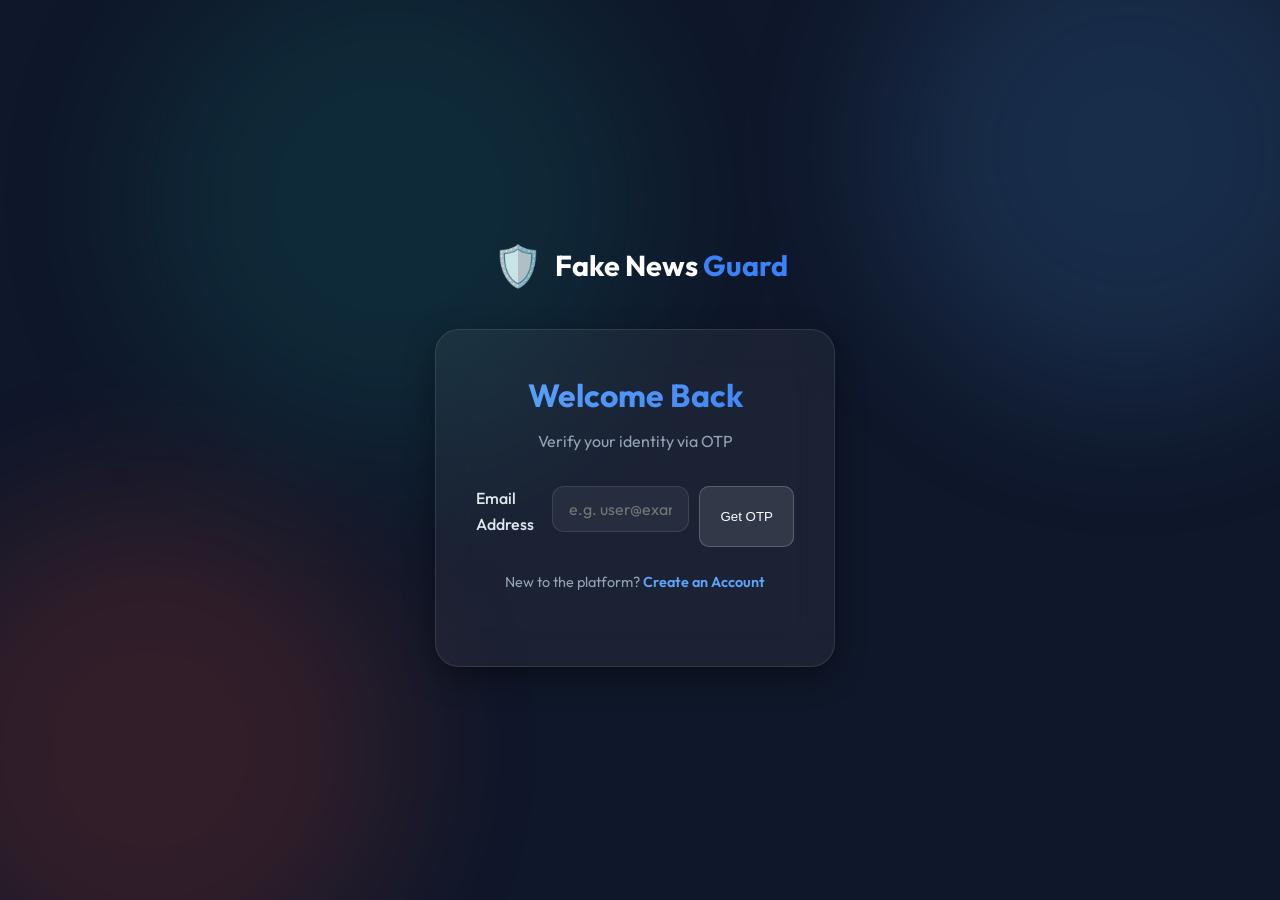
<file: python app/static/login.html>
<!DOCTYPE html>
<html lang="en">
<head>
    <meta charset="UTF-8">
    <meta name="viewport" content="width=device-width, initial-scale=1.0">
    <title>Login | Fake News Guard</title>
    <link rel="stylesheet" href="style.css">
    <link href="https://fonts.googleapis.com/css2?family=Montserrat:wght@400;700&family=Outfit:wght@300;400;600&display=swap" rel="stylesheet">
    <style>
        body {
            display: flex;
            justify-content: center;
            align-items: center;
            min-height: 100vh;
            margin: 0;
            overflow: hidden;
            background: #0f172a;
        }

        .login-container {
            width: 100%;
            max-width: 450px;
            padding: 20px;
            z-index: 10;
        }

        .auth-card {
            padding: 40px;
            text-align: center;
            animation: slideUp 0.6s cubic-bezier(0.23, 1, 0.32, 1);
        }

        @keyframes slideUp {
            from { opacity: 0; transform: translateY(30px); }
            to { opacity: 1; transform: translateY(0); }
        }

        .auth-card h2 {
            font-size: 2rem;
            margin-bottom: 0.5rem;
            background: linear-gradient(135deg, #60a5fa, #3b82f6);
            -webkit-background-clip: text;
            background-clip: text;
            -webkit-text-fill-color: transparent;
        }

        .auth-card p {
            color: #94a3b8;
            margin-bottom: 2rem;
        }

        .input-group {
            margin-bottom: 1.5rem;
            text-align: left;
        }

        .input-group label {
            display: block;
            margin-bottom: 0.5rem;
            font-weight: 500;
            color: #e2e8f0;
        }

        .auth-card input {
            width: 100%;
            padding: 12px 16px;
            background: rgba(255, 255, 255, 0.05);
            border: 1px solid rgba(255, 255, 255, 0.1);
            border-radius: 12px;
            color: white;
            font-family: 'Outfit', sans-serif;
            font-size: 1rem;
            transition: all 0.3s ease;
        }

        .auth-card input:focus {
            outline: none;
            border-color: #3b82f6;
            background: rgba(255, 255, 255, 0.1);
            box-shadow: 0 0 0 4px rgba(59, 130, 246, 0.1);
        }

        .primary-btn {
            width: 100%;
            padding: 14px;
            background: linear-gradient(135deg, #3b82f6, #2563eb);
            color: white;
            border: none;
            border-radius: 12px;
            font-weight: 600;
            cursor: pointer;
            transition: all 0.3s ease;
            margin-top: 1rem;
        }

        .primary-btn:hover {
            transform: translateY(-2px);
            box-shadow: 0 10px 20px rgba(37, 99, 235, 0.3);
        }

        .secondary-btn {
            background: rgba(255, 255, 255, 0.1);
            border: 1px solid rgba(255, 255, 255, 0.2);
            color: white;
            padding: 10px 20px;
            border-radius: 10px;
            cursor: pointer;
            transition: all 0.2s;
        }

        .secondary-btn:hover {
            background: rgba(255, 255, 255, 0.2);
        }

        .toggle-text {
            margin-top: 1.5rem;
            font-size: 0.9rem;
        }

        .toggle-text a {
            color: #60a5fa;
            text-decoration: none;
            font-weight: 600;
        }

        .toggle-text a:hover {
            text-decoration: underline;
        }

        .logo-section {
            display: flex;
            align-items: center;
            justify-content: center;
            gap: 12px;
            margin-bottom: 2rem;
        }

        .logo-shield {
            font-size: 2.5rem;
        }

        .logo-section h1 {
            font-size: 1.8rem;
            font-weight: 700;
            color: white;
        }

        .logo-section h1 span {
            color: #3b82f6;
        }

        .hidden {
            display: none;
        }

        .message {
            padding: 10px;
            border-radius: 8px;
            margin-bottom: 1rem;
            font-size: 0.85rem;
        }

        .error {
            background: rgba(239, 68, 68, 0.2);
            color: #f87171;
            border: 1px solid rgba(239, 68, 68, 0.3);
        }

        .success {
            background: rgba(34, 197, 94, 0.2);
            color: #4ade80;
            border: 1px solid rgba(34, 197, 94, 0.3);
        }
    </style>
</head>
<body>
    <div class="background-blobs">
        <div class="blob blob-1"></div>
        <div class="blob blob-2"></div>
        <div class="blob blob-3"></div>
    </div>

    <div class="login-container">
        <div class="logo-section">
            <span class="logo-shield">🛡️</span>
            <h1>Fake News <span>Guard</span></h1>
        </div>

        <div class="glass-card auth-card">
            <div id="statusMsg" class="message hidden"></div>

            <!-- Login Form -->
            <div id="loginForm">
                <h2>Welcome Back</h2>
                <p>Verify your identity via OTP</p>
                
                <div class="input-group">
                    <label>Email Address</label>
                    <div style="display: flex; gap: 10px;">
                        <input type="email" id="loginEmail" placeholder="e.g. user@example.com">
                        <button id="getOtpBtn" class="secondary-btn" style="white-space: nowrap;">Get OTP</button>
                    </div>
                </div>

                <div id="otpSection" class="hidden">
                    <div class="input-group">
                        <label>Enter 6-Digit OTP</label>
                        <input type="text" id="loginOtp" placeholder="000000" maxlength="6">
                    </div>
                    <div id="timerDisplay" style="color: #94a3b8; font-size: 0.9rem; margin-bottom: 1rem;">OTP expires in: <span id="timerCount">05:00</span></div>
                    <button id="verifyOtpBtn" class="primary-btn">Verify & Sign In</button>
                </div>

                <p class="toggle-text">New to the platform? <a href="#" id="toSignup">Create an Account</a></p>
            </div>

            <!-- Signup Form -->
            <div id="signupForm" class="hidden">
                <h2>Create Account</h2>
                <p>Join the fight against misinformation</p>
                
                <div class="input-group">
                    <label>Full Name</label>
                    <input type="text" id="signupName" placeholder="Your Name">
                </div>

                <div class="input-group">
                    <label>Email Address</label>
                    <input type="email" id="signupEmail" placeholder="Your Email Address">
                </div>

                <button id="signupBtn" class="primary-btn">Create Account</button>
                
                <p class="toggle-text">Already have an account? <a href="#" id="toLogin">Sign In</a></p>
            </div>
        </div>
    </div>

    <script src="login.js?v=2"></script>
</body>
</html>
</file>
<file: python app/static/style.css>
:root {
  --primary: #4facfe;
  --primary-alt: #00f2fe;
  --secondary: #ff4b2b;
  --secondary-alt: #ff416c;
  --success: #11998e;
  --success-alt: #38ef7d;
  --dark: #0f172a;
  --dark-accent: #1e293b;
  --text: #f8fafc;
  --text-muted: #94a3b8;
  --glass: rgba(255, 255, 255, 0.05);
  --glass-border: rgba(255, 255, 255, 0.1);
}

/* Modal Styling */
.modal-overlay {
  position: fixed;
  top: 0;
  left: 0;
  width: 100%;
  height: 100%;
  background: rgba(15, 23, 42, 0.8);
  backdrop-filter: blur(8px);
  z-index: 2000;
  display: flex;
  justify-content: center;
  align-items: center;
  transition: opacity 0.3s;
}

.auth-card {
  width: 100%;
  max-width: 400px;
  position: relative;
  text-align: center;
}

.auth-card h2 { margin-bottom: 10px; }
.auth-card p { color: var(--text-muted); margin-bottom: 25px; }

.auth-card input {
  width: 100%;
  padding: 15px;
  border-radius: 12px;
  background: rgba(0,0,0,0.2);
  border: 1px solid var(--glass-border);
  color: white;
  margin-bottom: 15px;
  font-family: inherit;
}

.close-btn {
  position: absolute;
  top: 15px;
  right: 15px;
  background: none;
  border: none;
  color: var(--text-muted);
  font-size: 2rem;
  cursor: pointer;
}

.input-group {
  display: flex;
  gap: 10px;
  margin-bottom: 15px;
}

.secondary-btn {
  background: var(--dark-accent);
  border: 1px solid var(--glass-border);
  color: white;
  padding: 0 15px;
  border-radius: 12px;
  cursor: pointer;
}

.toggle-text { margin-top: 20px; font-size: 0.9rem; }
.toggle-text a { color: var(--primary); text-decoration: none; }

* {
  margin: 0;
  padding: 0;
  box-sizing: border-box;
}

body {
  font-family: 'Outfit', sans-serif;
  background-color: var(--dark);
  color: var(--text);
  line-height: 1.6;
  overflow-x: hidden;
}

/* Background Blobs */
.background-blobs {
  position: fixed;
  top: 0;
  left: 0;
  width: 100%;
  height: 100%;
  z-index: -1;
  overflow: hidden;
}

.blob {
  position: absolute;
  width: 500px;
  height: 500px;
  border-radius: 50%;
  filter: blur(80px);
  opacity: 0.15;
  animation: float 20s infinite alternate linear;
}

.blob-1 {
  background: var(--primary);
  top: -100px;
  right: -100px;
}

.blob-2 {
  background: var(--secondary);
  bottom: -100px;
  left: -100px;
  animation-delay: -5s;
}

.blob-3 {
  background: var(--success);
  bottom: 50%;
  right: 50%;
  animation-delay: -10s;
}

@keyframes float {
  0% { transform: translate(0, 0) scale(1); }
  100% { transform: translate(100px, 100px) scale(1.1); }
}

header {
  display: flex;
  justify-content: space-between;
  align-items: center;
  padding: 2rem 10%;
  background: rgba(15, 23, 42, 0.8);
  backdrop-filter: blur(10px);
  position: sticky;
  top: 0;
  z-index: 100;
  border-bottom: 1px solid var(--glass-border);
}

.logo {
  display: flex;
  align-items: center;
  gap: 10px;
}

.logo-shield {
  font-size: 2rem;
}

.logo h1 {
  font-family: 'Montserrat', sans-serif;
  font-size: 1.5rem;
  font-weight: 700;
  letter-spacing: -1px;
}

.logo h1 span {
  background: linear-gradient(90deg, var(--primary), var(--primary-alt));
  -webkit-background-clip: text;
  background-clip: text;
  -webkit-text-fill-color: transparent;
}

nav ul {
  display: flex;
  list-style: none;
  gap: 30px;
  align-items: center;
}

nav a {
  text-decoration: none;
  color: var(--text-muted);
  font-weight: 400;
  transition: color 0.3s;
}

nav a:hover {
  color: var(--text);
}

.btn-primary a {
  background: linear-gradient(90deg, var(--primary), var(--primary-alt));
  padding: 10px 25px;
  border-radius: 50px;
  color: white;
  font-weight: 600;
}

/* Hero Section */
.hero {
  display: flex;
  align-items: center;
  padding: 100px 10%;
  gap: 50px;
  justify-content: space-between;
}

.hero-content {
  flex: 1;
}

.hero-content h2 {
  font-family: 'Montserrat', sans-serif;
  font-size: 3.5rem;
  line-height: 1.1;
  margin-bottom: 20px;
}

.hero-content h2 span {
  color: var(--primary);
}

.hero-content p {
  font-size: 1.2rem;
  color: var(--text-muted);
  margin-bottom: 30px;
}

.hero-badge {
  display: inline-block;
  background: var(--glass);
  border: 1px solid var(--glass-border);
  padding: 8px 15px;
  border-radius: 50px;
  font-size: 0.8rem;
  text-transform: uppercase;
  letter-spacing: 1px;
  font-weight: 600;
}

.hero-image {
  flex: 1;
  display: flex;
  justify-content: center;
}

.hero-image img {
  width: 100%;
  max-width: 450px;
  border-radius: 20%;
  box-shadow: 0 0 50px rgba(79, 172, 254, 0.3);
  animation: pulse-glow 3s infinite alternate;
}

@keyframes pulse-glow {
  0% { transform: scale(1); box-shadow: 0 0 20px rgba(79, 172, 254, 0.2); }
  100% { transform: scale(1.02); box-shadow: 0 0 60px rgba(79, 172, 254, 0.4); }
}

/* Glass Card */
.glass-card {
  background: var(--glass);
  backdrop-filter: blur(20px);
  border: 1px solid var(--glass-border);
  border-radius: 24px;
  padding: 40px;
  box-shadow: 0 10px 30px rgba(0, 0, 0, 0.4);
}

.verifier-section {
  padding: 50px 10% 100px;
}

.card-header {
  margin-bottom: 30px;
  text-align: center;
}

.card-header h3 {
  font-size: 2rem;
}

.input-area textarea {
  width: 100%;
  height: 200px;
  background: rgba(0, 0, 0, 0.2);
  border: 1px solid var(--glass-border);
  border-radius: 12px;
  padding: 20px;
  color: white;
  font-family: inherit;
  font-size: 1.1rem;
  resize: none;
  margin-bottom: 20px;
}

.input-area textarea:focus {
  outline: none;
  border-color: var(--primary);
}

.options {
  display: flex;
  gap: 20px;
}

.options select {
  padding: 15px 25px;
  border-radius: 12px;
  background: var(--dark-accent);
  border: 1px solid var(--glass-border);
  color: white;
  font-family: inherit;
  cursor: pointer;
}

.primary-btn {
  flex: 1;
  padding: 15px;
  border-radius: 12px;
  border: none;
  background: linear-gradient(90deg, var(--primary), var(--primary-alt));
  color: white;
  font-weight: 700;
  text-transform: uppercase;
  cursor: pointer;
  transition: transform 0.2s, box-shadow 0.2s;
}

.primary-btn:hover {
  transform: translateY(-2px);
  box-shadow: 0 10px 20px rgba(79, 172, 254, 0.4);
}

/* Results Area */
.hidden { display: none !important; }

.results-area {
  margin-top: 40px;
  display: grid;
  grid-template-columns: 1fr 1fr;
  gap: 30px;
  animation: slide-up 0.5s forwards;
}

@keyframes slide-up {
  from { opacity: 0; transform: translateY(20px); }
  to { opacity: 1; transform: translateY(0); }
}

.result-box {
  background: rgba(255, 255, 255, 0.03);
  padding: 30px;
  border-radius: 20px;
  text-align: center;
}

.verdict-badge {
  display: inline-block;
  padding: 8px 20px;
  border-radius: 8px;
  font-weight: 800;
  margin-bottom: 15px;
  font-size: 1rem;
  letter-spacing: 1px;
}

.pulse {
  animation: pulse-border 2s infinite;
}

@keyframes pulse-border {
  0% { box-shadow: 0 0 0 0 rgba(79, 172, 254, 0.4); }
  70% { box-shadow: 0 0 0 15px rgba(79, 172, 254, 0); }
  100% { box-shadow: 0 0 0 0 rgba(79, 172, 254, 0); }
}

.fake { background: linear-gradient(135deg, var(--secondary-alt), var(--secondary)); color: white; box-shadow: 0 5px 15px rgba(255, 75, 43, 0.4); }
.real { background: linear-gradient(135deg, var(--success), var(--success-alt)); color: white; box-shadow: 0 5px 15px rgba(56, 239, 125, 0.4); }

.fake#verdictText { color: var(--secondary); font-size: 2.2rem; margin-bottom: 10px; }
.real#verdictText { color: var(--success); font-size: 2.2rem; margin-bottom: 10px; }

.confidence-bar-container {
  margin-top: 25px;
  text-align: left;
}

.confidence-bar-container .label {
  font-size: 0.85rem;
  color: var(--text-muted);
  margin-bottom: 8px;
}

.bar {
  height: 12px;
  background: rgba(255, 255, 255, 0.05);
  border-radius: 10px;
  overflow: hidden;
  margin: 5px 0;
  border: 1px solid var(--glass-border);
}

.bar-fill {
  height: 100%;
  background: linear-gradient(90deg, var(--primary), var(--primary-alt));
  border-radius: 10px;
  transition: width 1s cubic-bezier(0.65, 0, 0.35, 1);
}

.confidence-bar-container .value {
  font-size: 1.2rem;
  font-weight: 700;
  color: var(--text);
  margin-top: 5px;
}

/* Analytics */
.analytics-grid {
  display: grid;
  grid-template-columns: repeat(3, 1fr);
  gap: 30px;
  padding: 0 10% 100px;
}

.glass-card.small {
  padding: 30px;
  display: flex;
  flex-direction: column;
}

.glass-card.small h4 {
  margin-bottom: 15px;
  font-size: 1.1rem;
  color: var(--primary-alt);
}

.glass-card.small p {
  font-size: 0.9rem;
  color: var(--text-muted);
  margin-bottom: 15px;
}

.mini-chart {
  height: 180px;
  margin-top: auto;
}

.keyword-tags {
  display: flex;
  flex-wrap: wrap;
  gap: 10px;
  margin-top: 15px;
}

.tag {
  padding: 6px 12px;
  border-radius: 6px;
  font-size: 0.75rem;
  font-weight: 600;
  transition: transform 0.2s;
}

.tag:hover {
  transform: scale(1.05);
}

.tag-fake { 
  background: rgba(255, 75, 43, 0.1); 
  border: 1px solid rgba(255, 75, 43, 0.3); 
  color: #ff4b2b;
}

.tag-real { 
  background: rgba(56, 239, 125, 0.1); 
  border: 1px solid rgba(56, 239, 125, 0.3); 
  color: #38ef7d;
}

/* Loader */
.loader-overlay {
  position: fixed;
  top: 0;
  left: 0;
  width: 100%;
  height: 100%;
  background: rgba(15, 23, 42, 0.9);
  backdrop-filter: blur(10px);
  display: flex;
  flex-direction: column;
  justify-content: center;
  align-items: center;
  z-index: 1000;
  transition: opacity 0.3s;
}

.spinner {
  width: 60px;
  height: 60px;
  border: 4px solid rgba(79, 172, 254, 0.1);
  border-top-color: var(--primary);
  border-radius: 50%;
  animation: spin 1s infinite cubic-bezier(0.5, 0, 0.5, 1);
  margin-bottom: 25px;
}

@keyframes spin { to { transform: rotate(360deg); } }

footer {
  text-align: center;
  padding: 60px 40px;
  color: var(--text-muted);
  border-top: 1px solid var(--glass-border);
  background: rgba(0,0,0,0.1);
}

/* Live News Section */
.live-news-section {
  padding: 80px 10%;
}

.section-header {
  text-align: center;
  margin-bottom: 50px;
}

.section-header h3 {
  font-size: 2.2rem;
  margin-bottom: 10px;
}

.news-grid {
  display: grid;
  grid-template-columns: repeat(3, 1fr);
  gap: 25px;
}

.news-card {
  background: var(--glass);
  border: 1px solid var(--glass-border);
  padding: 25px;
  border-radius: 20px;
  transition: all 0.4s cubic-bezier(0.175, 0.885, 0.32, 1.275);
  cursor: pointer;
  display: flex;
  flex-direction: column;
  justify-content: space-between;
}

.news-card:hover {
  transform: translateY(-8px) scale(1.02);
  background: rgba(255, 255, 255, 0.08);
  border-color: var(--primary);
  box-shadow: 0 15px 30px rgba(0, 0, 0, 0.3);
}

.news-card small {
  color: var(--primary);
  text-transform: uppercase;
  font-weight: 700;
  font-size: 0.7rem;
  margin-bottom: 15px;
  display: block;
}

.news-card h4 {
  font-size: 1.1rem;
  margin-bottom: 20px;
  line-height: 1.4;
  color: var(--text);
}

.news-card .btn-verify {
  align-self: flex-start;
  padding: 6px 16px;
  background: rgba(79, 172, 254, 0.1);
  border: 1px solid var(--primary);
  color: var(--primary);
  border-radius: 8px;
  font-size: 0.85rem;
  font-weight: 600;
  transition: all 0.2s;
}

.news-card:hover .btn-verify {
  background: var(--primary);
  color: white;
}

.loader-small {
  width: 40px;
  height: 40px;
  border: 3px solid rgba(79, 172, 254, 0.1);
  border-top-color: var(--primary);
  border-radius: 50%;
  animation: spin 1s infinite linear;
  grid-column: 2 / 3;
  margin: 40px auto;
}

@media (max-width: 1200px) {
  .analytics-grid { grid-template-columns: repeat(2, 1fr); }
}

@media (max-width: 968px) {
  .news-grid { grid-template-columns: 1fr; }
  .hero { flex-direction: column; text-align: center; padding-top: 60px; }
  .analytics-grid { grid-template-columns: 1fr; }
  .results-area { grid-template-columns: 1fr; }
  .hero-content h2 { font-size: 2.8rem; }
  .hero-image img { max-width: 300px; }
  .random-meter-top { flex-direction: column; }
  .dual-bars { padding: 20px; }
}

/* =============================================
   RANDOM PREDICTION METER
   ============================================= */

.random-meter-section {
  padding: 0 10% 80px;
}

.random-meter-card {
  display: flex;
  flex-direction: column;
  gap: 30px;
}

.random-meter-top {
  display: flex;
  align-items: center;
  justify-content: space-between;
  gap: 30px;
}

.random-news-display {
  flex: 1;
  background: rgba(0,0,0,0.2);
  border: 1px solid var(--glass-border);
  border-radius: 16px;
  padding: 25px;
}

.random-news-label {
  font-size: 0.75rem;
  font-weight: 700;
  color: var(--primary);
  text-transform: uppercase;
  letter-spacing: 1px;
  margin-bottom: 10px;
}

.random-news-display p {
  font-size: 1.1rem;
  line-height: 1.5;
  color: var(--text);
  margin-bottom: 10px;
}

.random-news-source {
  font-size: 0.8rem;
  color: var(--text-muted);
  font-style: italic;
}

.random-btn {
  background: linear-gradient(135deg, #667eea, #764ba2);
  border: none;
  color: white;
  padding: 18px 35px;
  border-radius: 14px;
  font-size: 1rem;
  font-weight: 700;
  cursor: pointer;
  transition: all 0.3s cubic-bezier(0.175, 0.885, 0.32, 1.275);
  white-space: nowrap;
  box-shadow: 0 8px 25px rgba(102, 126, 234, 0.4);
  font-family: inherit;
}

.random-btn:hover {
  transform: translateY(-3px) scale(1.05);
  box-shadow: 0 15px 35px rgba(102, 126, 234, 0.6);
}

.random-btn:active {
  transform: translateY(0) scale(0.98);
}

.random-btn.loading {
  background: linear-gradient(135deg, #4a5568, #2d3748);
  cursor: not-allowed;
  animation: pulse-btn 1s infinite;
}

@keyframes pulse-btn {
  0%, 100% { opacity: 1; }
  50% { opacity: 0.7; }
}

.random-meter-results {
  display: flex;
  gap: 30px;
  align-items: flex-start;
  animation: slide-up 0.5s forwards;
}

/* Gauge / Speedometer */
.gauge-wrapper {
  display: flex;
  flex-direction: column;
  align-items: center;
  min-width: 240px;
}

.gauge-label {
  font-size: 0.7rem;
  font-weight: 700;
  color: var(--primary);
  text-transform: uppercase;
  letter-spacing: 2px;
  margin-bottom: 10px;
}

.gauge-container {
  position: relative;
  width: 240px;
  height: 140px;
}

.gauge-center-text {
  position: absolute;
  bottom: 0;
  left: 50%;
  transform: translateX(-50%);
  text-align: center;
}

.gauge-pct {
  font-size: 2.2rem;
  font-weight: 800;
  font-family: 'Montserrat', sans-serif;
  background: linear-gradient(90deg, var(--primary), var(--primary-alt));
  -webkit-background-clip: text;
  background-clip: text;
  -webkit-text-fill-color: transparent;
  line-height: 1;
}

.gauge-sublabel {
  font-size: 0.7rem;
  font-weight: 700;
  letter-spacing: 2px;
  color: var(--text-muted);
  text-transform: uppercase;
  margin-top: 4px;
}

.gauge-scale {
  display: flex;
  justify-content: space-between;
  width: 240px;
  margin-top: 8px;
  font-size: 0.7rem;
  font-weight: 700;
  text-transform: uppercase;
  letter-spacing: 1px;
}

/* Dual Model Bars */
.dual-bars {
  flex: 1;
  background: rgba(0,0,0,0.15);
  border: 1px solid var(--glass-border);
  border-radius: 16px;
  padding: 25px;
}

.dual-bars-title {
  font-size: 0.85rem;
  text-transform: uppercase;
  letter-spacing: 1px;
  color: var(--primary-alt);
  margin-bottom: 20px;
}

.dual-bar-row {
  display: grid;
  grid-template-columns: 170px 1fr 60px auto;
  align-items: center;
  gap: 12px;
  margin-bottom: 16px;
}

.bar-model-label {
  font-size: 0.85rem;
  color: var(--text-muted);
  white-space: nowrap;
}

.bar-track {
  height: 14px;
  background: rgba(255,255,255,0.05);
  border-radius: 10px;
  border: 1px solid var(--glass-border);
  overflow: hidden;
}

.bar-track .bar-fill {
  height: 100%;
  border-radius: 10px;
  transition: width 1.2s cubic-bezier(0.65, 0, 0.35, 1);
}

.bar-pct {
  font-size: 0.85rem;
  font-weight: 700;
  color: var(--text);
  text-align: right;
}

.bar-verdict {
  font-size: 0.75rem;
  font-weight: 800;
  padding: 3px 10px;
  border-radius: 6px;
  letter-spacing: 1px;
  min-width: 50px;
  text-align: center;
}

.bar-verdict.real-verdict {
  background: rgba(56, 239, 125, 0.15);
  color: #38ef7d;
  border: 1px solid rgba(56,239,125,0.3);
}

.bar-verdict.fake-verdict {
  background: rgba(255, 75, 43, 0.15);
  color: #ff4b2b;
  border: 1px solid rgba(255,75,43,0.3);
}

.flags-row {
  margin-top: 20px;
  padding-top: 15px;
  border-top: 1px solid var(--glass-border);
}

.flags-title {
  font-size: 0.75rem;
  color: var(--text-muted);
  font-weight: 600;
  display: block;
  margin-bottom: 10px;
}

.random-status {
  text-align: center;
  font-size: 0.85rem;
  color: var(--text-muted);
  padding: 8px;
  border-top: 1px solid var(--glass-border);
}

/* Fix: result-box verdictText font-size specificity */
#verdictText.fake { color: var(--secondary); font-size: 1.6rem; margin-bottom: 10px; }
#verdictText.real { color: var(--success-alt); font-size: 1.6rem; margin-bottom: 10px; }
/* =============================================
   FINAL UI ENHANCEMENTS
   ============================================= */

.section-header {
  display: flex;
  justify-content: space-between;
  align-items: flex-end;
  margin-bottom: 35px;
  gap: 20px;
}

.header-text {
  flex: 1;
}

.refresh-btn {
  background: rgba(255, 255, 255, 0.05);
  border: 1px solid var(--glass-border);
  color: var(--text-muted);
  padding: 10px 18px;
  border-radius: 10px;
  font-size: 0.85rem;
  font-weight: 600;
  cursor: pointer;
  transition: all 0.2s;
  white-space: nowrap;
}

.refresh-btn:hover {
  background: rgba(255, 255, 255, 0.1);
  color: var(--text);
  border-color: rgba(255,255,255,0.3);
}

.how-it-works {
  padding: 0 10% 80px;
}

.steps-grid {
  display: grid;
  grid-template-columns: repeat(3, 1fr);
  gap: 30px;
}

.step-card {
  background: var(--glass-bg);
  backdrop-filter: blur(var(--glass-blur));
  -webkit-backdrop-filter: blur(var(--glass-blur));
  border: 1px solid var(--glass-border);
  border-radius: 20px;
  padding: 35px 25px;
  position: relative;
  overflow: hidden;
  transition: transform 0.3s ease;
}

.step-card:hover {
  transform: translateY(-5px);
  border-color: var(--primary);
}

.step-num {
  font-size: 4rem;
  font-weight: 900;
  color: rgba(255, 255, 255, 0.03);
  position: absolute;
  top: -10px;
  right: 15px;
  font-family: 'Montserrat', sans-serif;
}

.step-card h4 {
  margin-bottom: 12px;
  color: var(--primary-alt);
  font-size: 1.2rem;
  position: relative;
}

.step-card p {
  color: var(--text-muted);
  font-size: 0.95rem;
  line-height: 1.6;
  position: relative;
}

@media (max-width: 768px) {
  .steps-grid { grid-template-columns: 1fr; }
  .section-header { flex-direction: column; align-items: flex-start; }
  .refresh-btn { width: 100%; text-align: center; }
}
</file>
